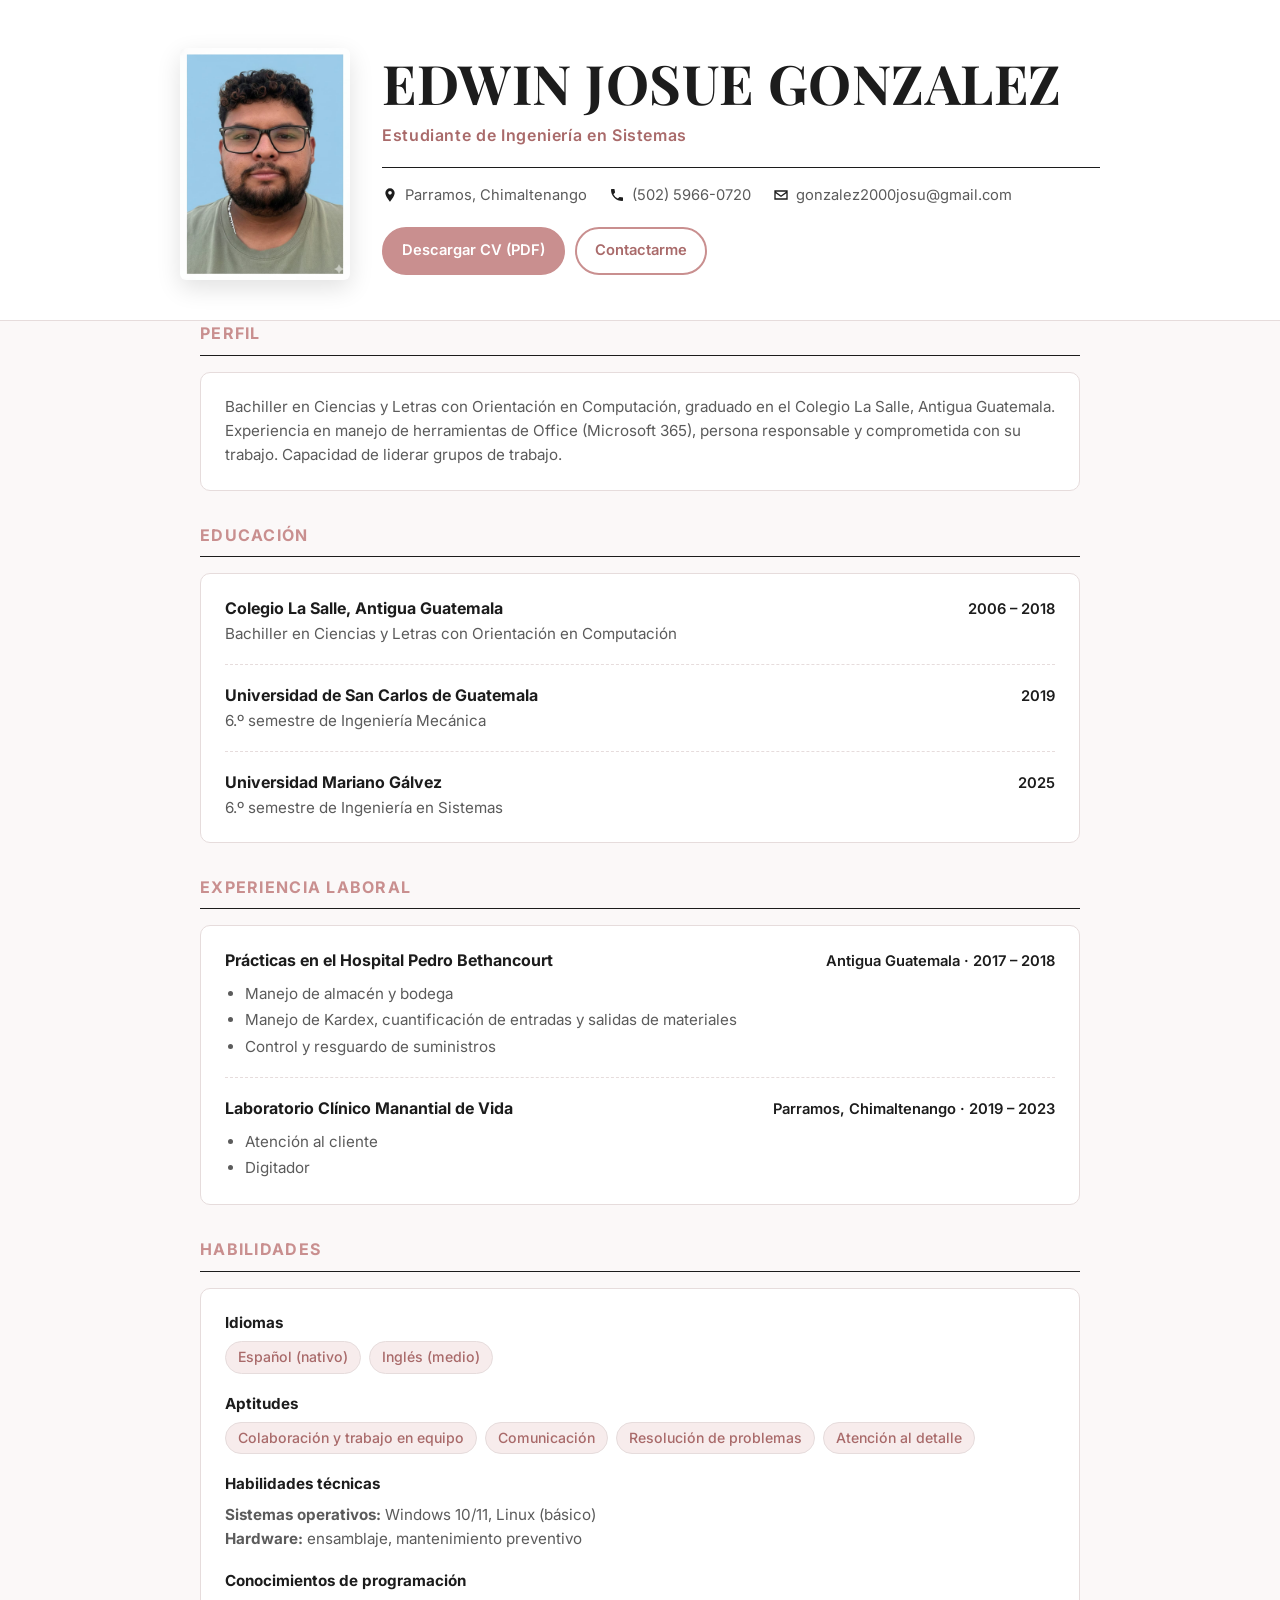
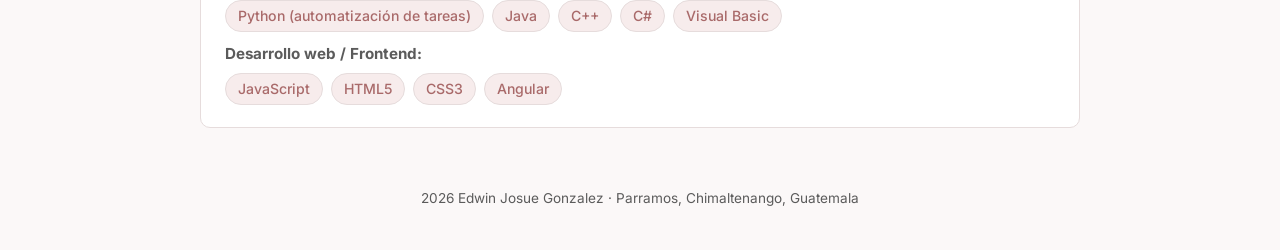
<file: index.html>
<!DOCTYPE html>
<html lang="es">
<head>
  <meta charset="UTF-8">
  <meta name="viewport" content="width=device-width, initial-scale=1.0">
  <title>Edwin Josue Gonzalez | Currículum</title>
  <meta name="description" content="Currículum de Edwin Josue Gonzalez: bachiller en Ciencias y Letras con orientación en Computación, estudiante de ingeniería en sistemas. Parramos, Chimaltenango, Guatemala.">
  <link rel="preconnect" href="https://fonts.googleapis.com">
  <link rel="preconnect" href="https://fonts.gstatic.com" crossorigin>
  <link href="https://fonts.googleapis.com/css2?family=Inter:wght@400;500;600;700&family=Playfair+Display:wght@600;700&display=swap" rel="stylesheet">
  <link rel="stylesheet" href="style.css">
</head>
<body>

  <header class="portada">
    <div class="contenedor portada-grid">
      <img class="foto" src="assets/foto.jpeg" alt="Fotografía de Edwin Josue Gonzalez">
      <div>
        <h1>Edwin Josue Gonzalez</h1>
        <p class="subtitulo">Estudiante de Ingeniería en Sistemas</p>
        <div class="contacto">
          <span>
            <svg viewBox="0 0 24 24" aria-hidden="true"><path d="M12 2a7 7 0 0 0-7 7c0 5 7 13 7 13s7-8 7-13a7 7 0 0 0-7-7zm0 9.5A2.5 2.5 0 1 1 12 6a2.5 2.5 0 0 1 0 5.5z"/></svg>
            Parramos, Chimaltenango
          </span>
          <a href="tel:+50259660720">
            <svg viewBox="0 0 24 24" aria-hidden="true"><path d="M6.6 10.8a15 15 0 0 0 6.6 6.6l2.2-2.2a1 1 0 0 1 1-.25 11.4 11.4 0 0 0 3.6.57 1 1 0 0 1 1 1V20a1 1 0 0 1-1 1A17 17 0 0 1 3 4a1 1 0 0 1 1-1h3.5a1 1 0 0 1 1 1c0 1.25.2 2.45.57 3.6a1 1 0 0 1-.25 1z"/></svg>
            (502) 5966-0720
          </a>
          <a href="mailto:gonzalez2000josu@gmail.com">
            <svg viewBox="0 0 24 24" aria-hidden="true"><path d="M2 5h20v14H2V5zm2.4 2L12 12.6 19.6 7H4.4zM4 17h16V9.3l-8 5.7-8-5.7V17z"/></svg>
            gonzalez2000josu@gmail.com
          </a>
        </div>
        <div class="acciones">
          <a class="boton primario" href="assets/CV_Edwin_Josue_Gonzalez.pdf" download>Descargar CV (PDF)</a>
          <a class="boton secundario" href="mailto:gonzalez2000josu@gmail.com">Contactarme</a>
        </div>
      </div>
    </div>
  </header>

  <main class="contenedor">

    <section id="perfil">
      <h2>Perfil</h2>
      <div class="tarjeta">
        <p class="detalle">
          Bachiller en Ciencias y Letras con Orientación en Computación, graduado en el Colegio La Salle, Antigua Guatemala.
          Experiencia en manejo de herramientas de Office (Microsoft 365), persona responsable y comprometida con su trabajo.
          Capacidad de liderar grupos de trabajo.
        </p>
      </div>
    </section>

    <section id="educacion">
      <h2>Educación</h2>
      <div class="tarjeta">
        <div class="item">
          <div class="fila"><h3>Colegio La Salle, Antigua Guatemala</h3><span class="fecha">2006 – 2018</span></div>
          <p class="detalle">Bachiller en Ciencias y Letras con Orientación en Computación</p>
        </div>
        <div class="item">
          <div class="fila"><h3>Universidad de San Carlos de Guatemala</h3><span class="fecha">2019</span></div>
          <p class="detalle">6.º semestre de Ingeniería Mecánica</p>
        </div>
        <div class="item">
          <div class="fila"><h3>Universidad Mariano Gálvez</h3><span class="fecha">2025</span></div>
          <p class="detalle">6.º semestre de Ingeniería en Sistemas</p>
        </div>
      </div>
    </section>

    <section id="experiencia">
      <h2>Experiencia laboral</h2>
      <div class="tarjeta">
        <div class="item">
          <div class="fila"><h3>Prácticas en el Hospital Pedro Bethancourt</h3><span class="fecha">Antigua Guatemala · 2017 – 2018</span></div>
          <ul class="lista">
            <li>Manejo de almacén y bodega</li>
            <li>Manejo de Kardex, cuantificación de entradas y salidas de materiales</li>
            <li>Control y resguardo de suministros</li>
          </ul>
        </div>
        <div class="item">
          <div class="fila"><h3>Laboratorio Clínico Manantial de Vida</h3><span class="fecha">Parramos, Chimaltenango · 2019 – 2023</span></div>
          <ul class="lista">
            <li>Atención al cliente</li>
            <li>Digitador</li>
          </ul>
        </div>
      </div>
    </section>

    <section id="habilidades">
      <h2>Habilidades</h2>
      <div class="tarjeta">
        <div class="bloque">
          <p class="etiqueta">Idiomas</p>
          <div class="chips"><span class="chip">Español (nativo)</span><span class="chip">Inglés (medio)</span></div>
        </div>
        <div class="bloque">
          <p class="etiqueta">Aptitudes</p>
          <div class="chips">
            <span class="chip">Colaboración y trabajo en equipo</span>
            <span class="chip">Comunicación</span>
            <span class="chip">Resolución de problemas</span>
            <span class="chip">Atención al detalle</span>
          </div>
        </div>
        <div class="bloque">
          <p class="etiqueta">Habilidades técnicas</p>
          <p class="texto-habilidad"><strong>Sistemas operativos:</strong> Windows 10/11, Linux (básico)</p>
          <p class="texto-habilidad"><strong>Hardware:</strong> ensamblaje, mantenimiento preventivo</p>
        </div>
        <div class="bloque">
          <p class="etiqueta">Conocimientos de programación</p>
          <div class="chips">
            <span class="chip">Python (automatización de tareas)</span>
            <span class="chip">Java</span>
            <span class="chip">C++</span>
            <span class="chip">C#</span>
            <span class="chip">Visual Basic</span>
          </div>
          <p class="texto-habilidad subtitulo-habilidad"><strong>Desarrollo web / Frontend:</strong></p>
          <div class="chips chips-frontend">
            <span class="chip">JavaScript</span>
            <span class="chip">HTML5</span>
            <span class="chip">CSS3</span>
            <span class="chip">Angular</span>
          </div>
        </div>
      </div>
    </section>

  </main>

  <footer>
     2026 Edwin Josue Gonzalez · Parramos, Chimaltenango, Guatemala
  </footer>

</body>
</html>
</file>
<file: style.css>
:root {
  --rosa: #c98f8f;
  --rosa-oscuro: #a96a6a;
  --rosa-claro: #f7ecec;
  --tinta: #1c1c1c;
  --gris: #5b5b5b;
  --linea: #e6dcdc;
  --fondo: #fbf8f8;
  --tarjeta: #ffffff;
}
* { box-sizing: border-box; margin: 0; padding: 0; }
html { scroll-behavior: smooth; }
body {
  font-family: "Inter", system-ui, -apple-system, "Segoe UI", sans-serif;
  color: var(--tinta);
  background: var(--fondo);
  line-height: 1.6;
  -webkit-font-smoothing: antialiased;
}
a { color: inherit; }
.contenedor { width: 100%; max-width: 920px; margin: 0 auto; padding: 0 20px; }

/* Encabezado */
header.portada { background: var(--tarjeta); border-bottom: 1px solid var(--linea); }
.portada-grid {
  display: grid;
  grid-template-columns: 170px 1fr;
  gap: 32px;
  align-items: center;
  padding: 48px 0 40px;
}
.foto {
  width: 170px;
  height: 232px;
  object-fit: cover;
  border-radius: 6px;
  background: #cfe3ee;
  box-shadow: 0 8px 24px rgba(0,0,0,.12);
}
h1 {
  font-family: "Playfair Display", Georgia, serif;
  font-weight: 700;
  font-size: clamp(2rem, 5.5vw, 3.4rem);
  line-height: 1.1;
  letter-spacing: .01em;
  text-transform: uppercase;
}
.subtitulo {
  margin-top: 10px;
  color: var(--rosa-oscuro);
  font-weight: 600;
  letter-spacing: .04em;
}
.contacto {
  margin-top: 18px;
  padding-top: 16px;
  border-top: 1px solid var(--tinta);
  display: flex;
  flex-wrap: wrap;
  gap: 8px 22px;
  font-size: .92rem;
  color: var(--gris);
}
.contacto a, .contacto span { text-decoration: none; display: inline-flex; align-items: center; gap: 7px; }
.contacto a:hover { color: var(--rosa-oscuro); }
.contacto svg { width: 16px; height: 16px; fill: var(--tinta); flex: none; }
.acciones { margin-top: 20px; display: flex; flex-wrap: wrap; gap: 10px; }
.boton {
  display: inline-flex; align-items: center; gap: 8px;
  padding: 10px 18px; border-radius: 999px;
  font-weight: 600; font-size: .92rem; text-decoration: none;
  border: 2px solid var(--rosa); transition: .2s;
}
.boton.primario { background: var(--rosa); color: #fff; }
.boton.primario:hover { background: var(--rosa-oscuro); border-color: var(--rosa-oscuro); }
.boton.secundario { color: var(--rosa-oscuro); background: transparent; }
.boton.secundario:hover { background: var(--rosa-claro); }

/* Secciones */
main { padding: 36px 0 20px; }
section { margin-bottom: 32px; }
h2 {
  color: var(--rosa);
  font-size: 1rem;
  font-weight: 700;
  letter-spacing: .08em;
  text-transform: uppercase;
  padding-bottom: 8px;
  border-bottom: 1px solid var(--tinta);
  margin-bottom: 16px;
}
.tarjeta {
  background: var(--tarjeta);
  border: 1px solid var(--linea);
  border-radius: 10px;
  padding: 22px 24px;
}
.fila {
  display: flex; justify-content: space-between; align-items: baseline;
  gap: 16px; flex-wrap: wrap;
}
.fila h3 { font-size: 1rem; font-weight: 700; }
.fecha { font-weight: 600; font-size: .92rem; color: var(--tinta); }
.detalle { color: var(--gris); font-size: .95rem; }
.item + .item { margin-top: 18px; padding-top: 18px; border-top: 1px dashed var(--linea); }
ul.lista { margin: 8px 0 0 20px; color: var(--gris); font-size: .95rem; }
ul.lista li { margin: 2px 0; }
.etiqueta { font-weight: 700; font-size: .95rem; margin-bottom: 6px; }
.bloque + .bloque { margin-top: 18px; }
.chips { display: flex; flex-wrap: wrap; gap: 8px; }
.chip {
  background: var(--rosa-claro);
  color: var(--rosa-oscuro);
  border: 1px solid var(--linea);
  padding: 4px 12px;
  border-radius: 999px;
  font-size: .88rem;
  font-weight: 500;
}
.texto-habilidad { color: var(--gris); font-size: .95rem; }

footer {
  text-align: center; padding: 28px 20px 40px;
  color: var(--gris); font-size: .85rem;
}

@media (max-width: 640px) {
  .portada-grid { grid-template-columns: 1fr; text-align: center; justify-items: center; padding: 32px 0; }
  .contacto, .acciones { justify-content: center; }
  .foto { width: 150px; height: 205px; }
  .tarjeta { padding: 18px; }
}
@media print {
  .acciones { display: none; }
  body { background: #fff; }
}

/* Ajustes de la sección de programación */
.subtitulo-habilidad { margin-top: 10px; }
.chips-frontend { margin-top: 6px; }
</file>
